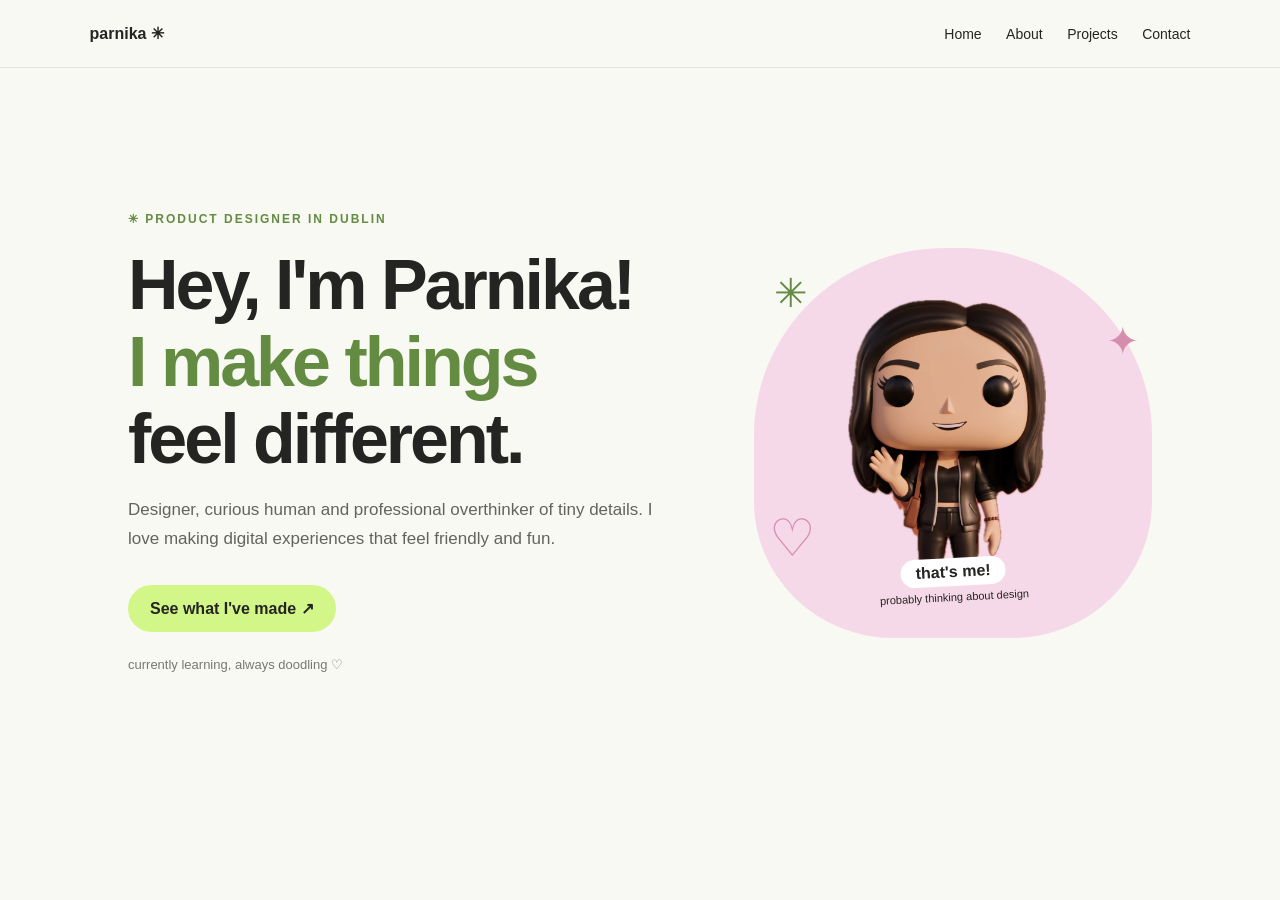
<file: index.html>
<!DOCTYPE html>
<html lang="en">
<head>
    <meta charset="UTF-8">
    <meta name="viewport" content="width=device-width, initial-scale=1.0">
    <title>Parnika Passi | Portfolio</title>
    <link rel="stylesheet" href="style.css">
</head>

<body>

    <nav>
        <strong>parnika ✳</strong>

        <div>
            <a href="index.html">Home</a>
            <a href="about.html">About</a>
            <a href="projects.html">Projects</a>
            <a href="contact.html">Contact</a>
        </div>
    </nav>

    <main>
    <section class="hero">

        <div class="hero-text">
            <p class="eyebrow">✳ PRODUCT DESIGNER IN DUBLIN</p>

            <h1>
                Hey, I'm Parnika!
                <br>
                <span>I make things</span>
                <br>
                feel different.
            </h1>

            <p class="intro">
                Designer, curious human and professional
                overthinker of tiny details. I love making
                digital experiences that feel friendly and fun.
            </p>

            <a class="button" href="projects.html">
                See what I've made ↗
            </a>

            <p class="little-note">currently learning, always doodling ♡</p>
        </div>

        <div class="character-area">
            <span class="doodle star-one">✳</span>
            <span class="doodle star-two">✦</span>
            <span class="doodle heart">♡</span>

            <img
                class="character"
                src="images/character.png"
                alt="My cartoon character"
            >

            <div class="character-caption">
                <span>that's me!</span>
                <span>probably thinking about design</span>
            </div>
        </div>

    </section>


</main>

</body>
</html>
</file>
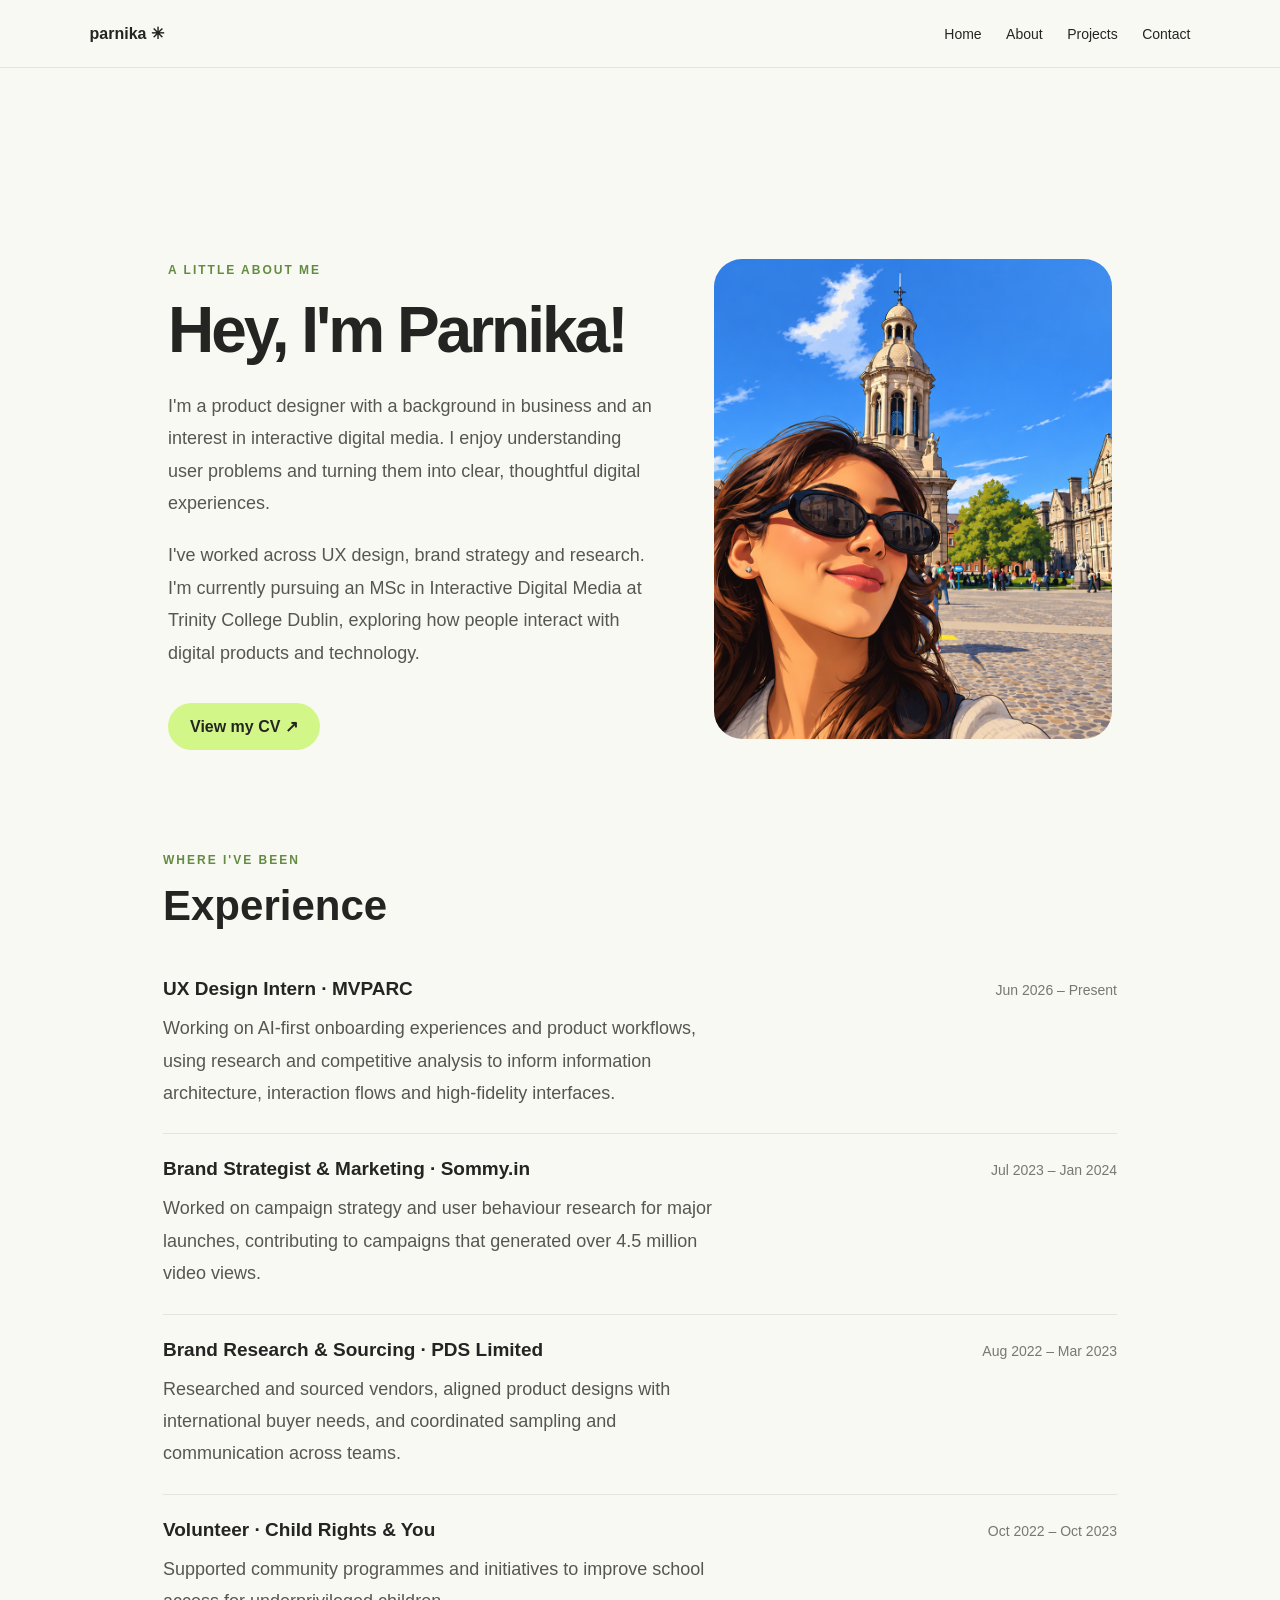
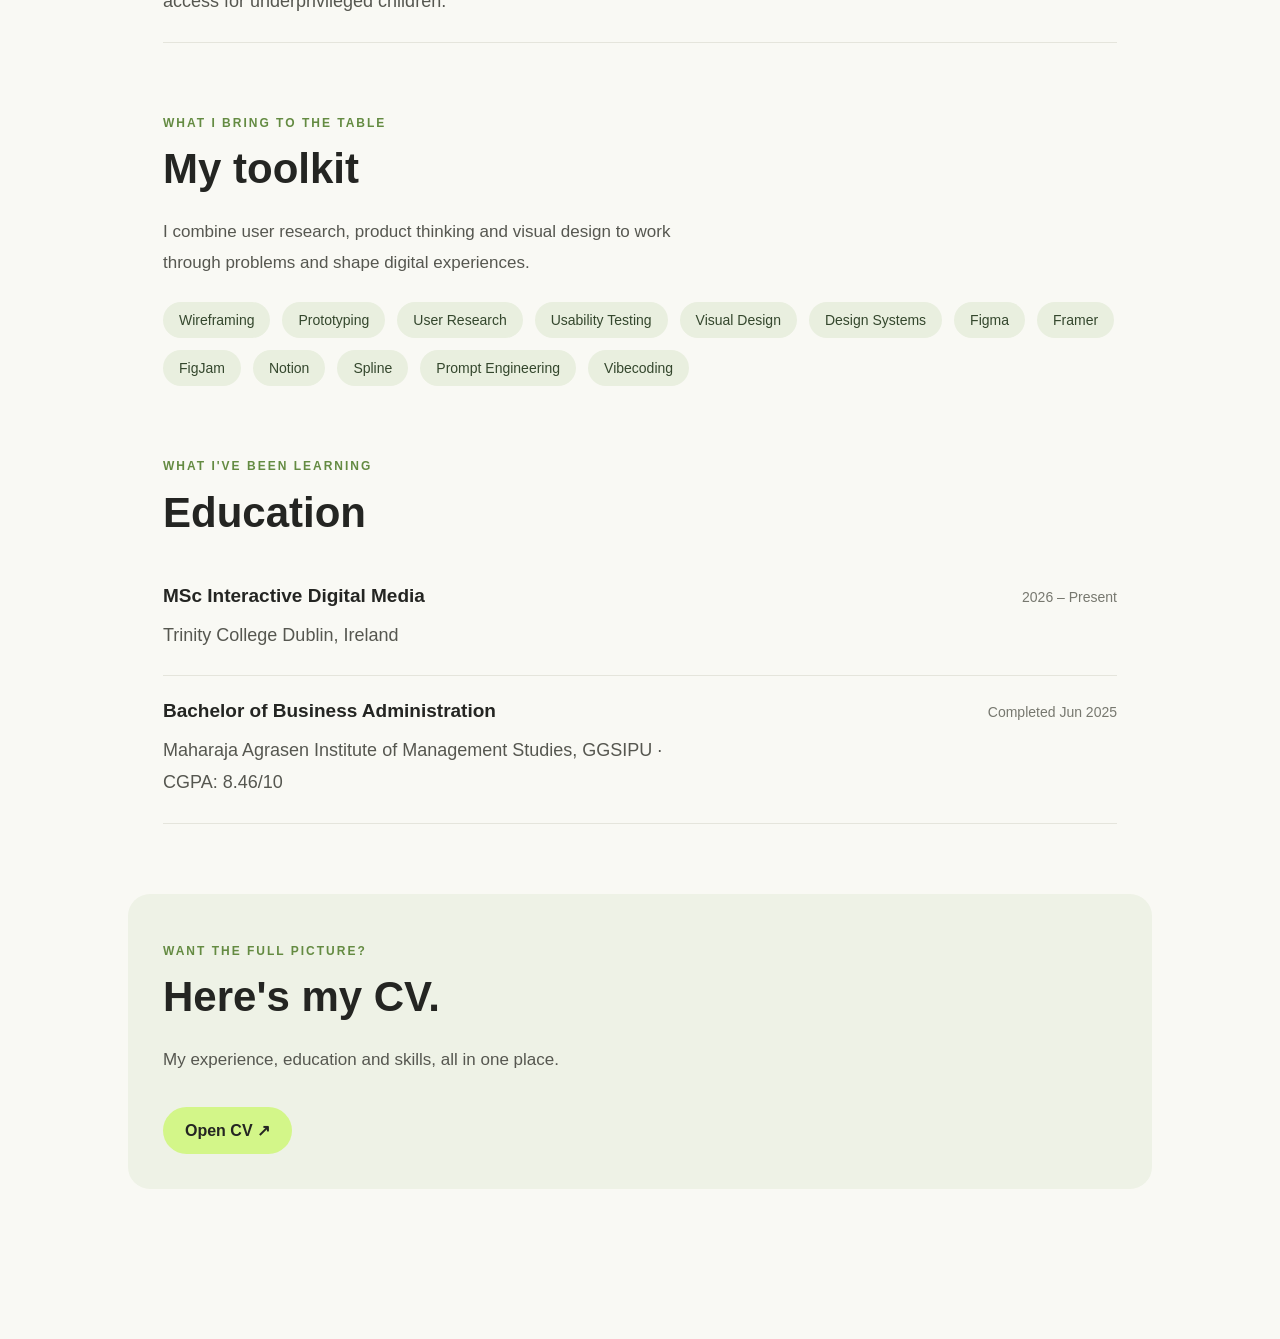
<file: about.html>
<!DOCTYPE html>
<html lang="en">
<head>
    <meta charset="UTF-8">
    <meta name="viewport" content="width=device-width, initial-scale=1.0">
    <title>About Me | Parnika Passi</title>
    <link rel="stylesheet" href="style.css">
</head>

<body>

    <nav>
        <strong>parnika ✳</strong>
        <div>
            <a href="index.html">Home</a>
            <a href="about.html">About</a>
            <a href="projects.html">Projects</a>
            <a href="contact.html">Contact</a>
        </div>
    </nav>

    <main>

        <section class="about-layout">

            <div class="about-text">
                <p class="eyebrow">A LITTLE ABOUT ME</p>

                <h1>Hey, I'm Parnika!</h1>

                <p>
                    I'm a product designer with a background in business
                    and an interest in interactive digital media. I enjoy
                    understanding user problems and turning them into
                    clear, thoughtful digital experiences.
                </p>

                <p>
                    I've worked across UX design, brand strategy and
                    research. I'm currently pursuing an MSc in Interactive
                    Digital Media at Trinity College Dublin, exploring how
                    people interact with digital products and technology.
                </p>

                <a class="button"
                   href="parnikacv.pdf"
                   target="_blank"
                   rel="noopener noreferrer">
                    View my CV ↗
                </a>
            </div>

            <div class="about-image">
                <img src="images/about.png"
                     alt="Illustrated portrait of me at Trinity College Dublin">
            </div>

        </section>

        <section class="about-section">
            <p class="eyebrow">WHERE I'VE BEEN</p>
            <h2>Experience</h2>

            <article class="experience-item">
                <div class="experience-heading">
                    <h3>UX Design Intern · MVPARC</h3>
                    <span>Jun 2026 – Present</span>
                </div>
                <p>
                    Working on AI-first onboarding experiences and product
                    workflows, using research and competitive analysis to
                    inform information architecture, interaction flows
                    and high-fidelity interfaces.
                </p>
            </article>

            <article class="experience-item">
                <div class="experience-heading">
                    <h3>Brand Strategist &amp; Marketing · Sommy.in</h3>
                    <span>Jul 2023 – Jan 2024</span>
                </div>
                <p>
                    Worked on campaign strategy and user behaviour research
                    for major launches, contributing to campaigns that
                    generated over 4.5 million video views.
                </p>
            </article>

            <article class="experience-item">
                <div class="experience-heading">
                    <h3>Brand Research &amp; Sourcing · PDS Limited</h3>
                    <span>Aug 2022 – Mar 2023</span>
                </div>
                <p>
                    Researched and sourced vendors, aligned product designs
                    with international buyer needs, and coordinated
                    sampling and communication across teams.
                </p>
            </article>

            <article class="experience-item">
                <div class="experience-heading">
                    <h3>Volunteer · Child Rights &amp; You</h3>
                    <span>Oct 2022 – Oct 2023</span>
                </div>
                <p>
                    Supported community programmes and initiatives
                    to improve school access for underprivileged children.
                </p>
            </article>
        </section>

        <section class="about-section">
            <p class="eyebrow">WHAT I BRING TO THE TABLE</p>
            <h2>My toolkit</h2>

            <p>
                I combine user research, product thinking and visual design
                to work through problems and shape digital experiences.
            </p>

            <div class="skill-list">
                <span>Wireframing</span>
                <span>Prototyping</span>
                <span>User Research</span>
                <span>Usability Testing</span>
                <span>Visual Design</span>
                <span>Design Systems</span>
                <span>Figma</span>
                <span>Framer</span>
                <span>FigJam</span>
                <span>Notion</span>
                <span>Spline</span>
                <span>Prompt Engineering</span>
                <span>Vibecoding</span>
            </div>
        </section>

        <section class="about-section">
            <p class="eyebrow">WHAT I'VE BEEN LEARNING</p>
            <h2>Education</h2>

            <article class="experience-item">
                <div class="experience-heading">
                    <h3>MSc Interactive Digital Media</h3>
                    <span>2026 – Present</span>
                </div>
                <p>Trinity College Dublin, Ireland</p>
            </article>

            <article class="experience-item">
                <div class="experience-heading">
                    <h3>Bachelor of Business Administration</h3>
                    <span>Completed Jun 2025</span>
                </div>
                <p>
                    Maharaja Agrasen Institute of Management Studies,
                    GGSIPU · CGPA: 8.46/10
                </p>
            </article>
        </section>

        <section class="resume-section">
            <p class="eyebrow">WANT THE FULL PICTURE?</p>
            <h2>Here's my CV.</h2>
            <p>
                My experience, education and skills, all in one place.
            </p>

            <a class="button"
               href="parnikacv.pdf"
               target="_blank"
               rel="noopener noreferrer">
                Open CV ↗
            </a>

        
        </section>

    </main>

</body>
</html>
</file>
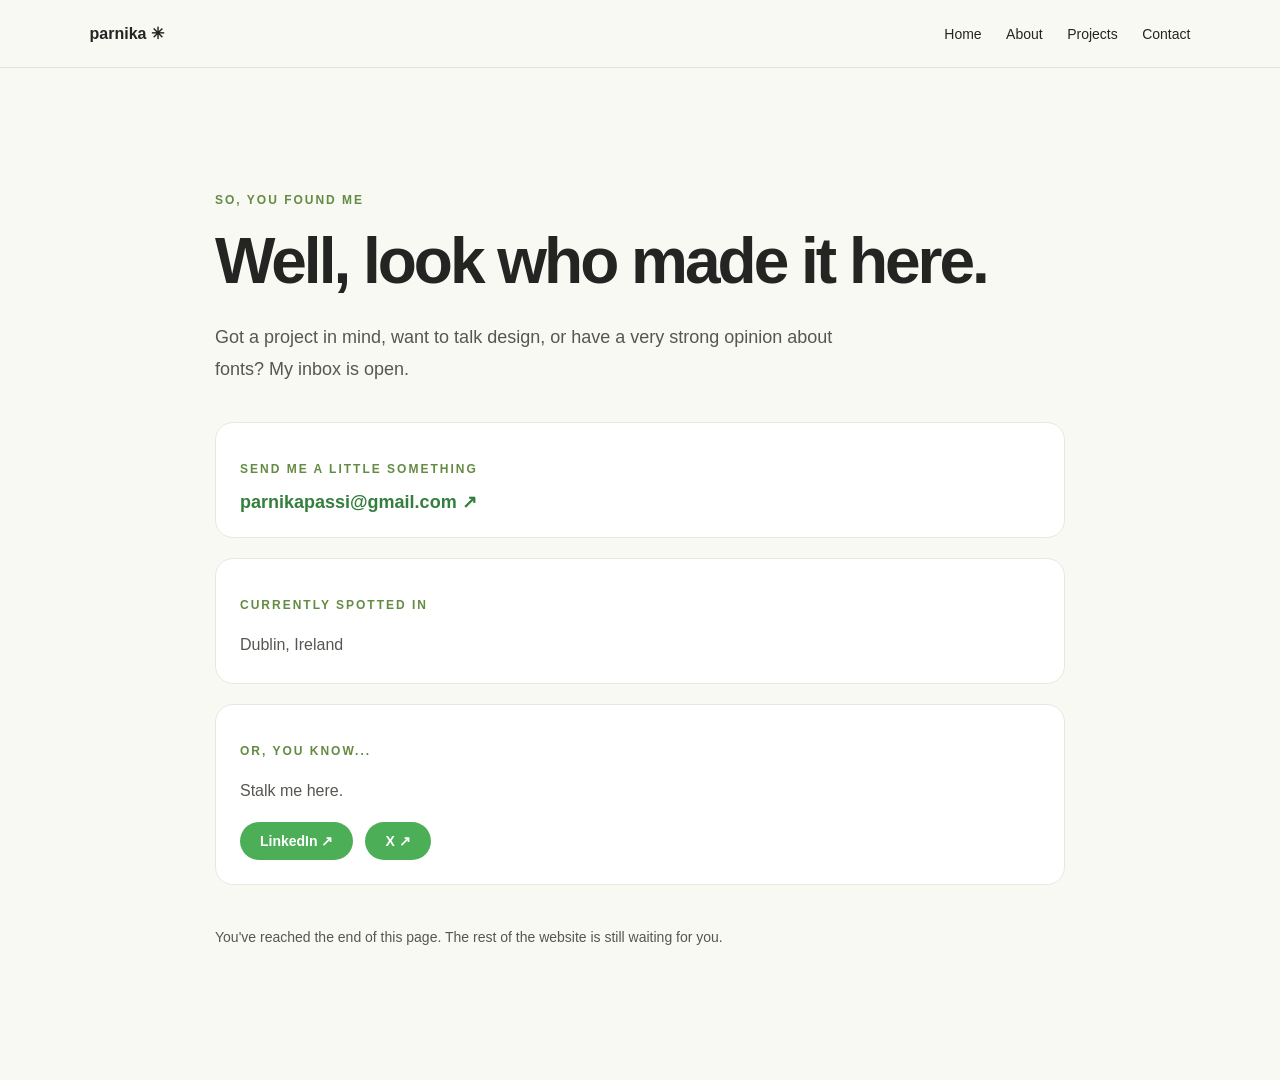
<file: contact.html>
<!DOCTYPE html>
<html lang="en">
<head>
    <meta charset="UTF-8">
    <meta name="viewport" content="width=device-width, initial-scale=1.0">
    <title>Contact | Parnika Passi</title>
    <link rel="stylesheet" href="style.css">
</head>

    
<body>

    <nav>
        <strong>parnika ✳</strong>

        <div>
            <a href="index.html">Home</a>
            <a href="about.html">About</a>
            <a href="projects.html">Projects</a>
            <a href="contact.html">Contact</a>
        </div>
    </nav>

    <main class="page-content contact-content">

        <p class="eyebrow">SO, YOU FOUND ME</p>

        <h1>Well, look who made it here.</h1>

        <p>
            Got a project in mind, want to talk design, or have
            a very strong opinion about fonts? My inbox is open.
        </p>

        <div class="contact-details">

            <div class="contact-item">
                <p class="eyebrow">SEND ME A LITTLE SOMETHING</p>

                <a href="mailto:parnikapassi@gmail.com">
                    parnikapassi@gmail.com ↗
                </a>
            </div>

            <div class="contact-item">
                <p class="eyebrow">CURRENTLY SPOTTED IN</p>

                <p>Dublin, Ireland</p>
            </div>

            <div class="contact-item">
                <p class="eyebrow">OR, YOU KNOW...</p>

                <p>Stalk me here.</p>

                <div class="contact-links">

                    <a
                        href="https://www.linkedin.com/in/parnika-passi-design/"
                        target="_blank"
                        rel="noopener noreferrer">
                        LinkedIn ↗
                    </a>

                    <a
                        href="https://x.com/parnika_passi"
                        target="_blank"
                        rel="noopener noreferrer">
                        X ↗
                    </a>

                </div>
            </div>

        </div>

        <p class="contact-signoff">
            You've reached the end of this page.
            The rest of the website is still waiting for you.
        </p>

    </main>

</body>
</html>
</file>
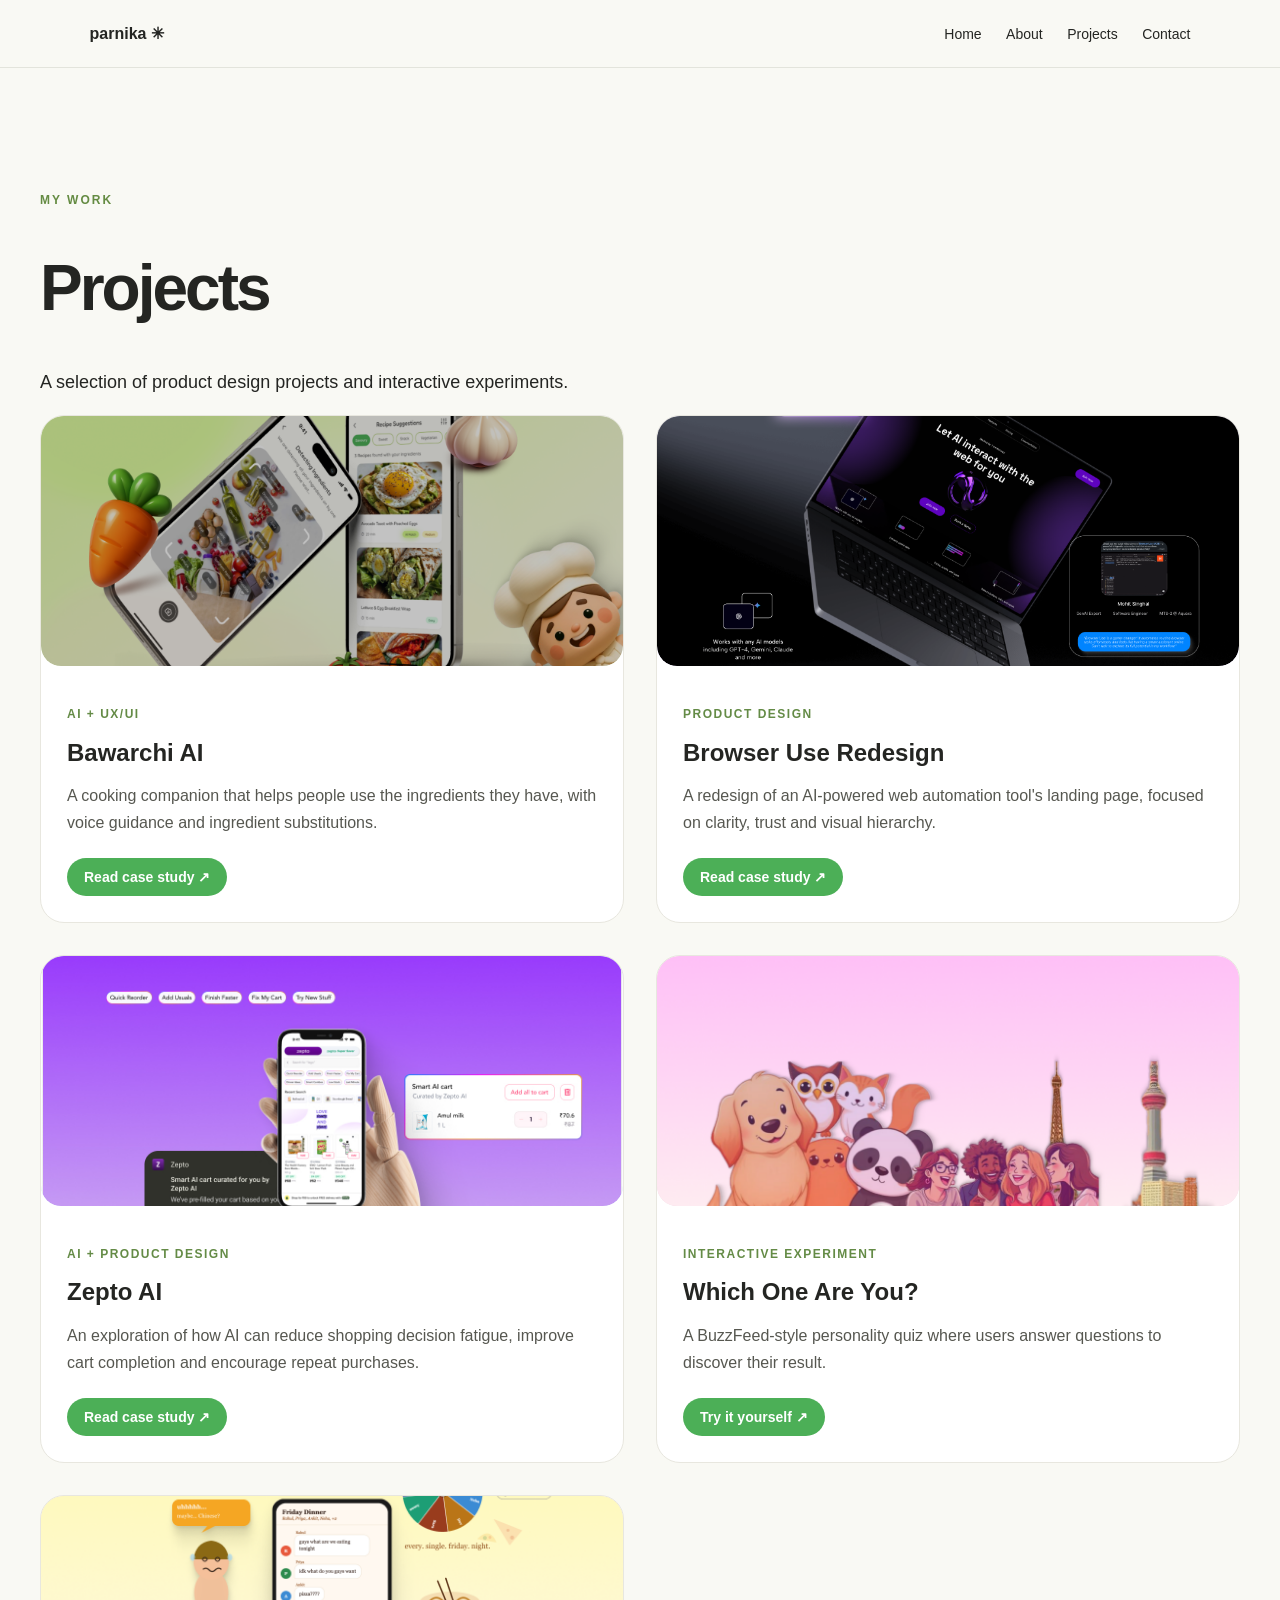
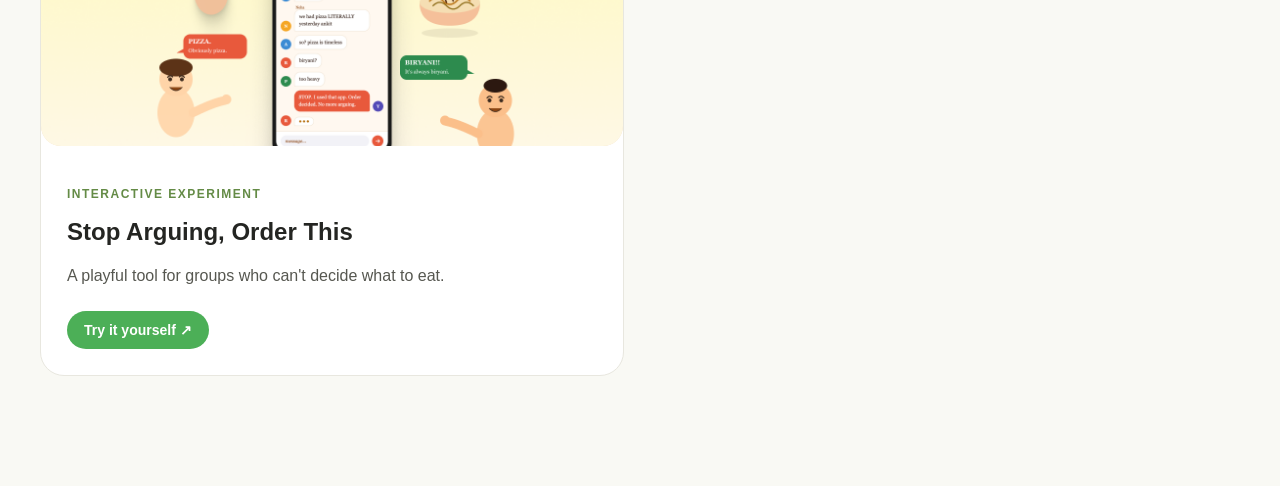
<file: projects.html>
<!DOCTYPE html>
<html lang="en">
<head>
    <meta charset="UTF-8">
    <meta name="viewport" content="width=device-width, initial-scale=1.0">
    <title>Projects | Parnika Passi</title>
    <link rel="stylesheet" href="style.css">
</head>
<body>

    <nav>
        <strong>parnika ✳</strong>
        <div>
            <a href="index.html">Home</a>
            <a href="about.html">About</a>
            <a href="projects.html">Projects</a>
            <a href="contact.html">Contact</a>
        </div>
    </nav>

    <main class="projects-section">
        <p class="eyebrow">MY WORK</p>
        <h1>Projects</h1>
        <p class="page-intro">
            A selection of product design projects and interactive experiments.
        </p>

        <div class="project-grid">

            <article class="project-card bawarchi">
                <div class="project-art">
                    <img src="images/bawarchi.png" alt="Bawarchi AI app mockups">
                </div>
                <div class="project-info">
                    <p class="eyebrow">AI + UX/UI</p>
                    <h3>Bawarchi AI</h3>
                    <p>A cooking companion that helps people use the ingredients they have, with voice guidance and ingredient substitutions.</p>
                    <a class="project-link" href="https://medium.com/@passiparnika/bawarchi-ai-your-personalized-cooking-companion-4f982320ca65" target="_blank" rel="noopener noreferrer">Read case study ↗</a>
                </div>
            </article>

            <article class="project-card browser">
                <div class="project-art">
                    <img src="images/browser.png" alt="Browser Use landing page redesign">
                </div>
                <div class="project-info">
                    <p class="eyebrow">PRODUCT DESIGN</p>
                    <h3>Browser Use Redesign</h3>
                    <p>A redesign of an AI-powered web automation tool's landing page, focused on clarity, trust and visual hierarchy.</p>
                    <a class="project-link" href="https://medium.com/@passiparnika/redesigning-browser-use-an-ai-powered-web-automation-tool-b69f23475768" target="_blank" rel="noopener noreferrer">Read case study ↗</a>
                </div>
            </article>

            <article class="project-card zepto">
                <div class="project-art">
                    <img src="images/zepto.jpg" alt="Zepto AI shopping app mockups">
                </div>
                <div class="project-info">
                    <p class="eyebrow">AI + PRODUCT DESIGN</p>
                    <h3>Zepto AI</h3>
                    <p>An exploration of how AI can reduce shopping decision fatigue, improve cart completion and encourage repeat purchases.</p>
                    <a class="project-link" href="https://medium.com/@passiparnika/zepto-ai-integration-designing-a-smarter-way-to-shop-eed6834cf75c" target="_blank" rel="noopener noreferrer">Read case study ↗</a>
                </div>
            </article>

            <article class="project-card personality">
                <div class="project-art">
                    <img src="images/buzzfeed.png" alt="Which One Are You personality quiz">
                </div>
                <div class="project-info">
                    <p class="eyebrow">INTERACTIVE EXPERIMENT</p>
                    <h3>Which One Are You?</h3>
                    <p>A BuzzFeed-style personality quiz where users answer questions to discover their result.</p>
                    <a class="project-link" href="https://which-one-are-you.lovable.app/" target="_blank" rel="noopener noreferrer">Try it yourself ↗</a>
                </div>
            </article>

            <article class="project-card food-project">
                <div class="project-art">
                    <img src="images/swiggy.png" alt="Food ordering project mockup">
                </div>
                <div class="project-info">
                    <p class="eyebrow">INTERACTIVE EXPERIMENT</p>
                    <h3>Stop Arguing, Order This</h3>
                    <p>A playful tool for groups who can't decide what to eat.</p>
                    <a class="project-link" href="https://stoparguingorderthis.lovable.app/" target="_blank" rel="noopener noreferrer">Try it yourself ↗</a>
                </div>
            </article>

        </div>
    </main>

</body>
</html>
</file>
<file: style.css>
body {
    margin: 0;
    background-color: #F9F9F4;
    color: #242522;
    font-family: Arial, sans-serif;
}
 

nav {
    display: flex;
    justify-content: space-between;
    align-items: center;
    padding: 24px 7%;
    border-bottom: 1px solid #E3E4DC;
}

nav a {
    color: #242522;
    text-decoration: none;
    margin-left: 20px;
    font-size: 14px;
}


main {
    padding: 80px 10%;
}

h1 {
    font-size: 64px;
    line-height: 1.1;
    letter-spacing: -3px;
}

h1 span {
    color: #648B42;
}

p {
    font-size: 18px;
    line-height: 1.7;
    max-width: 550px;
}


a:hover {
    color: #648B42;
}
.hero {
    display: grid;
    grid-template-columns: 1.2fr 0.8fr;
    align-items: center;
    gap: 30px;
    min-height: 520px;
    padding: 35px 0;
}

.hero-text {
    position: relative;
    z-index: 1;
}

.hero h1 {
    font-size: clamp(42px, 5.5vw, 70px);
    letter-spacing: -3px;
    margin: 18px 0;
}

.hero h1 span {
    color: #648B42;
}

.eyebrow {
    font-size: 12px;
    font-weight: bold;
    letter-spacing: 2px;
    color: #648B42;
}

.intro {
    font-size: 17px;
    color: #62645D;
}

.button {
    display: inline-block;
    margin-top: 14px;
    padding: 14px 22px;
    border-radius: 30px;
    background: #D3F689;
    color: #242522;
    font-weight: bold;
    text-decoration: none;
    transition: transform 0.25s ease,
                background-color 0.25s ease;
}

.button:hover {
    transform: translateY(-4px) rotate(-2deg);
    background-color: #BDEB70;
}

.little-note {
    font-size: 13px;
    color: #77796F;
    margin-top: 22px;
}

.character-area {
    position: relative;
    min-height: 390px;
    display: flex;
    flex-direction: column;
    align-items: center;
    justify-content: center;
    background-color: #F6D9E8;
    border-radius: 48% 48% 35% 35%;
}

.character {
    display: block;
    width: 78%;
    max-width: 300px;
    height: auto;
    position: relative;
    z-index: 1;

    mix-blend-mode: multiply;

    animation: character-float 3s ease-in-out infinite;
}

.doodle {
    position: absolute;
    z-index: 2;
    font-size: 40px;
    color: #648B42;
}

.star-one {
    top: 22px;
    left: 20px;
    animation: doodle-wiggle 4s ease-in-out infinite;
}

.star-two {
    top: 70px;
    right: 12px;
    color: #D78DAD;
    animation: doodle-wiggle 3s ease-in-out infinite reverse;
}

.heart {
    bottom: 70px;
    left: 15px;
    font-size: 52px;
    color: #D78DAD;
}

.character-caption {
    display: flex;
    flex-direction: column;
    align-items: center;
    position: relative;
    z-index: 2;
    margin-top: -5px;
    transform: rotate(-3deg);
}

.character-caption span:first-child {
    background: white;
    padding: 5px 15px;
    border-radius: 20px;
    font-weight: bold;
}

.character-caption span:last-child {
    font-size: 11px;
    margin-top: 5px;
}

.work-intro {
    margin-top: 60px;
    padding: 45px 0 20px;
    border-top: 1px solid #E3E4DC;
}

.work-intro h2 {
    font-size: clamp(30px, 4vw, 46px);
    letter-spacing: -1.5px;
}

.work-intro p:last-child {
    color: #62645D;
}

@keyframes character-float {
    0%, 100% {
        transform: translateY(0);
    }

    50% {
        transform: translateY(-10px);
    }
}

@keyframes doodle-wiggle {
    0%, 100% {
        transform: rotate(-8deg) scale(1);
    }

    50% {
        transform: rotate(12deg) scale(1.12);
    }
}

@media (max-width: 700px) {
    .hero {
        grid-template-columns: 1fr;
        gap: 25px;
        padding-top: 30px;
    }

    .hero h1 {
        font-size: 46px;
    }

    .character-area {
        min-height: 330px;
    }

    .character {
        max-width: 270px;
    }

    .work-intro {
        margin-top: 35px;
    }
}

@media (prefers-reduced-motion: reduce) {
    .character,
    .doodle {
        animation: none;
    }
}


.projects-section {
    max-width: 1200px;
    margin: 80px auto;
    padding: 30px 40px;
}

.projects-section > h2 {
    font-size: 36px;
    margin-bottom: 32px;
    letter-spacing: -1px;
}

.project-grid {
    display: grid;
    grid-template-columns: repeat(2, minmax(0, 1fr));
    gap: 32px;
}

.project-card {
    min-width: 0;
    overflow: hidden;
    background: #ffffff;
    border: 1px solid #e8e7df;
    border-radius: 24px;
    transition: transform 0.2s ease, box-shadow 0.2s ease;
}

.project-card:hover {
    transform: translateY(-4px);
    box-shadow: 0 12px 30px rgba(36, 37, 34, 0.08);
}


.project-art {
    min-height: 190px;
    padding: 24px;
    display: flex;
    align-items: center;
    justify-content: space-between;
    position: relative;
    overflow: hidden;
    border-radius: 20px;
    font-size: 24px;
}

.bawarchi .project-art {
    background: #e6f0d8;
}

.browser .project-art {
    background: #e4ddf5;
}

.zepto .project-art {
    background: #dce9fb;
}

.personality .project-art {
    background: #f8dfe9;
}

.food-project .project-art {
    background: #f8e9cf;
}

.project-number {
    position: absolute;
    top: 18px;
    left: 20px;
    font-size: 15px;
    font-weight: 700;
}

.project-emoji,
.project-mascot,
.shopping-bag,
.quiz-shapes,
.food-plate {
    font-size: 48px;
}

.project-mascot {
    font-size: 58px;
}

.browser-window {
    background: #ffffff;
    padding: 28px;
    border-radius: 14px;
    font-size: 18px;
    line-height: 1.5;
    font-weight: 700;
    box-shadow: 0 5px 18px rgba(0, 0, 0, 0.06);
}

.zepto-label {
    background: #ffffff;
    color: #5b2c91;
    padding: 8px 14px;
    border-radius: 20px;
    font-size: 15px;
    font-weight: 700;
}

.quiz-shapes {
    letter-spacing: 6px;
}

.food-plate {
    background: #ffffff;
    width: 110px;
    height: 110px;
    border-radius: 50%;
    display: flex;
    justify-content: center;
    align-items: center;
    font-size: 26px;
    font-weight: 800;
}


.project-info {
    padding: 26px;
}

.project-info .eyebrow {
    color: #648b46;
    font-size: 12px;
    font-weight: 800;
    letter-spacing: 1.5px;
    margin-bottom: 12px;
}

.project-info h3 {
    font-size: 24px;
    line-height: 1.3;
    margin: 0 0 14px;
}

.project-info > p:not(.eyebrow) {
    font-size: 16px;
    line-height: 1.7;
    color: #565750;
    margin: 0 0 22px;
}

.project-link {
    display: inline-block;
    background: #4caf57;
    color: #ffffff;
    text-decoration: none;
    padding: 11px 17px;
    border-radius: 24px;
    font-size: 14px;
    font-weight: 700;
    transition: background 0.2s ease;
}

.project-link:hover {
    background: #347f3d;
}


@media (max-width: 700px) {
    .projects-section {
        margin: 40px auto;
        padding: 20px;
    }

    .project-grid {
        grid-template-columns: 1fr;
        gap: 24px;
    }

    .projects-section > h2 {
        font-size: 30px;
    }

    .project-art {
        min-height: 160px;
    }
}

.project-art {
    height: 250px;
    padding: 0;
    overflow: hidden;
    position: relative;
}

.project-art img {
    display: block;
    width: 100%;
    height: 100%;
    object-fit: cover;
    object-position: center;
    border-radius: inherit;
}

.page-content {
    max-width: 850px;
    margin: 80px auto;
    padding: 30px;
}

.page-content h1 {
    font-size: clamp(40px, 6vw, 64px);
    margin: 15px 0 24px;
}

.page-content > p:not(.eyebrow) {
    font-size: 18px;
    line-height: 1.8;
    color: #565750;
    margin-bottom: 20px;
}

.about-layout {
    max-width: 1150px;
    margin: 70px auto;
    padding: 30px 40px;
    display: grid;
    grid-template-columns: 1.1fr 0.9fr;
    gap: 60px;
    align-items: center;
}

.about-text h1 {
    font-size: clamp(40px, 5vw, 64px);
    line-height: 1.1;
    margin: 15px 0 24px;
}

.about-text > p:not(.eyebrow) {
    font-size: 18px;
    line-height: 1.8;
    color: #565750;
    margin-bottom: 20px;
}

.about-image img {
    display: block;
    width: 100%;
    height: 480px;
    object-fit: cover;
    object-position: center;
    border-radius: 28px;
}


@media (max-width: 700px) {
    .about-layout {
        grid-template-columns: 1fr;
        gap: 30px;
        margin: 35px auto;
        padding: 20px;
    }

    .about-image img {
        height: auto;
        max-height: 480px;
    }
}

.contact-content {
    max-width: 850px;
    margin: 80px auto;
    padding: 30px;
}

.contact-content h1 {
    font-size: clamp(40px, 6vw, 64px);
    line-height: 1.1;
    margin: 16px 0 24px;
}

.contact-content > p:not(.eyebrow) {
    font-size: 18px;
    line-height: 1.8;
    color: #565750;
    max-width: 650px;
}

.contact-details {
    display: grid;
    gap: 20px;
    margin-top: 36px;
}

.contact-item {
    padding: 24px;
    background: #ffffff;
    border: 1px solid #e8e7df;
    border-radius: 18px;
}

.contact-item .eyebrow {
    margin-bottom: 12px;
}

.contact-item > p:not(.eyebrow) {
    color: #565750;
    font-size: 16px;
    line-height: 1.7;
    margin-bottom: 0;
}

.contact-item > a {
    color: #347f3d;
    font-size: 18px;
    font-weight: 700;
    text-decoration: none;
    overflow-wrap: anywhere;
}

.contact-links {
    display: flex;
    flex-wrap: wrap;
    gap: 12px;
    margin-top: 18px;
}

.contact-links a {
    display: inline-block;
    padding: 11px 20px;
    border-radius: 24px;
    background: #4CAF57;
    color: #ffffff;
    font-size: 14px;
    font-weight: 700;
    text-decoration: none;
}

.contact-links a:hover {
    background: #347f3d;
}

.contact-signoff {
    margin-top: 40px;
    color: #77786f;
    font-size: 14px !important;
}

@media (max-width: 700px) {
    .contact-content {
        margin: 40px auto;
        padding: 20px;
    }

    .contact-item {
        padding: 20px;
    }
}

.about-section {
    max-width: 1070px;
    margin: 70px auto;
    padding: 0 35px;
}

.about-section h2,
.resume-section h2 {
    font-size: clamp(30px, 4vw, 42px);
    margin: 12px 0 24px;
}

.about-section > p:not(.eyebrow),
.resume-section > p:not(.eyebrow) {
    color: #565750;
    line-height: 1.8;
    font-size: 17px;
}


.experience-item {
    padding: 24px 0;
    border-bottom: 1px solid #e5e5dc;
}

.experience-heading {
    display: flex;
    justify-content: space-between;
    align-items: baseline;
    gap: 20px;
}

.experience-heading h3 {
    font-size: 19px;
    margin: 0;
}

.experience-heading span {
    font-size: 14px;
    color: #77786f;
    white-space: nowrap;
}

.experience-item > p {
    color: #565750;
    line-height: 1.8;
    margin: 12px 0 0;
}


.skill-list {
    display: flex;
    flex-wrap: wrap;
    gap: 12px;
    margin-top: 24px;
}

.skill-list span {
    background: #e9efdf;
    color: #34472d;
    border-radius: 24px;
    padding: 10px 16px;
    font-size: 14px;
}


.resume-section {
    max-width: 1000px;
    margin: 70px auto;
    padding: 35px;
    background: #eef2e6;
    border-radius: 22px;
}

.resume-section > a {
    display: inline-block;
    margin: 14px 18px 0 0;
}

.resume-section > a:not(.button) {
    color: #347f3d;
    font-weight: 700;
}


@media (max-width: 700px) {
    .about-section {
        margin: 45px auto;
        padding: 0 22px;
    }

    .experience-heading {
        display: block;
    }

    .experience-heading span {
        display: block;
        margin-top: 8px;
    }

    .resume-section {
        margin: 45px 20px;
        padding: 24px;
    }
}
</file>
